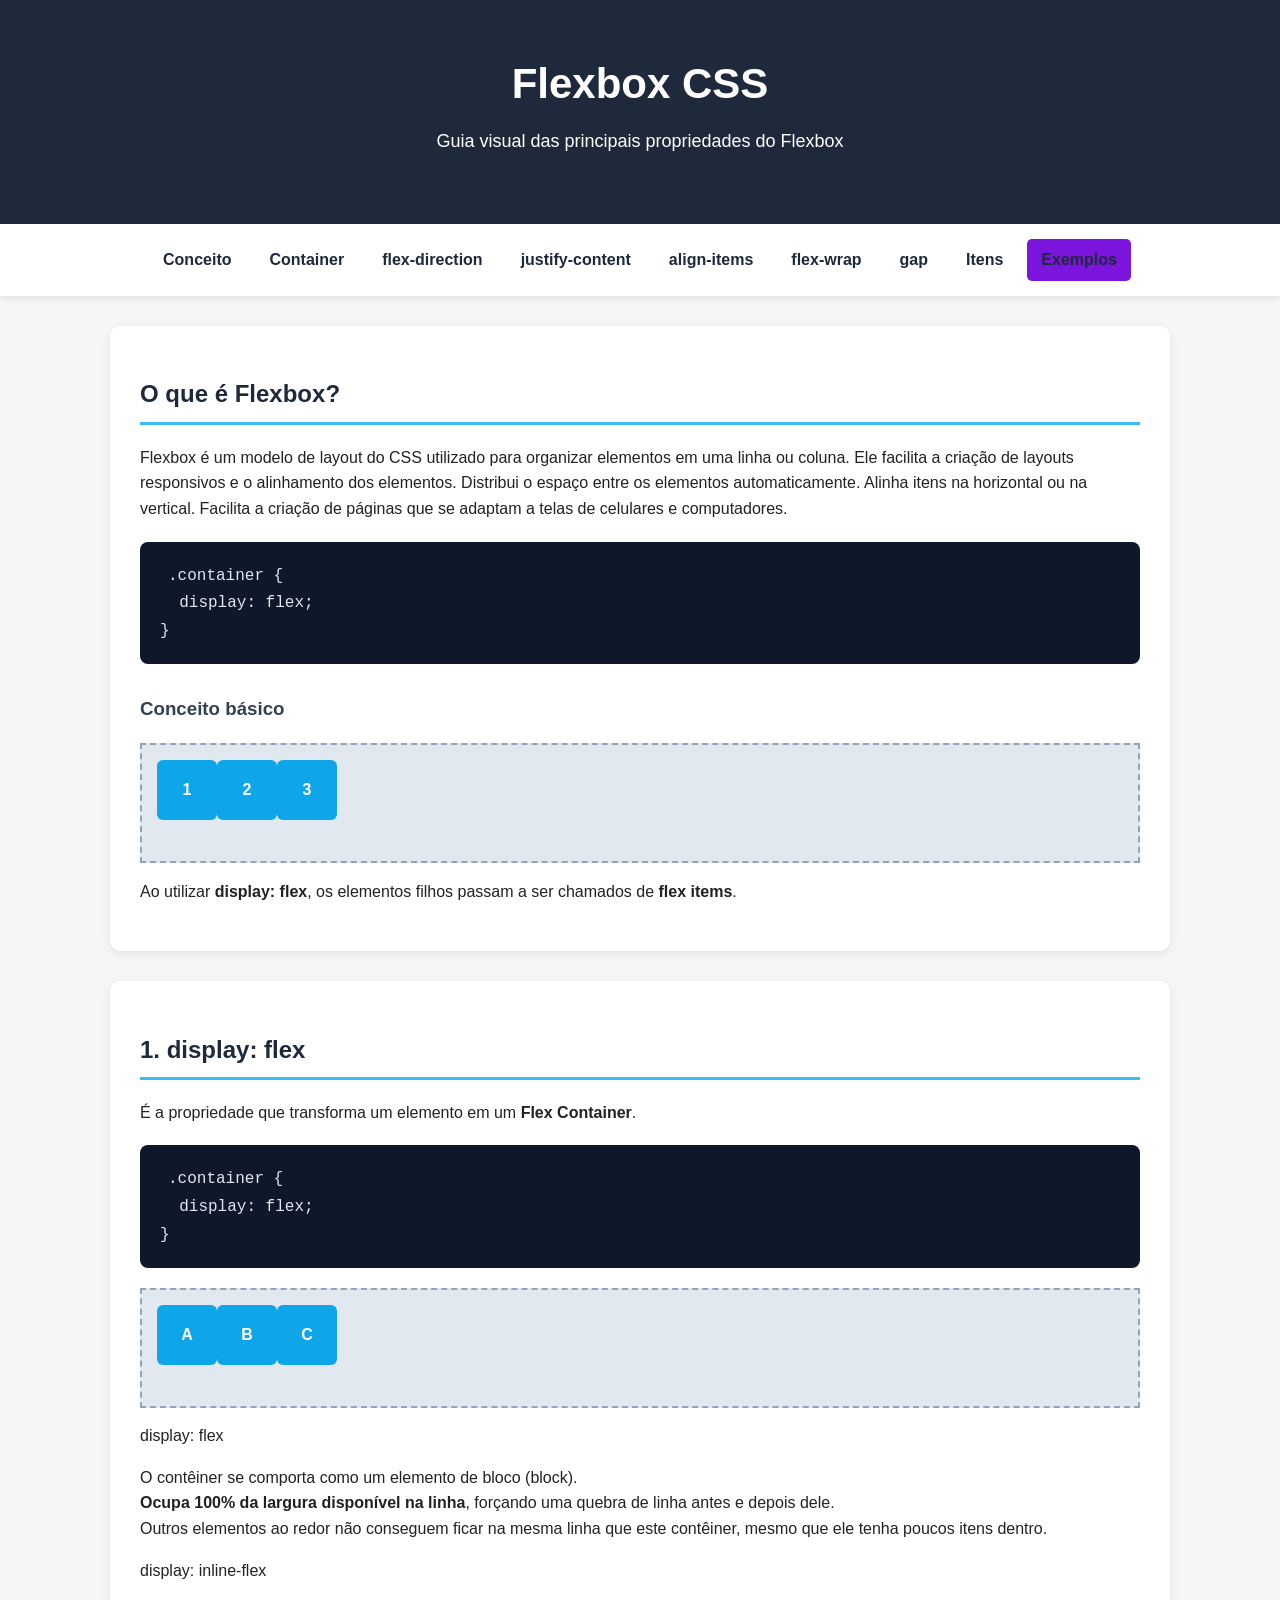
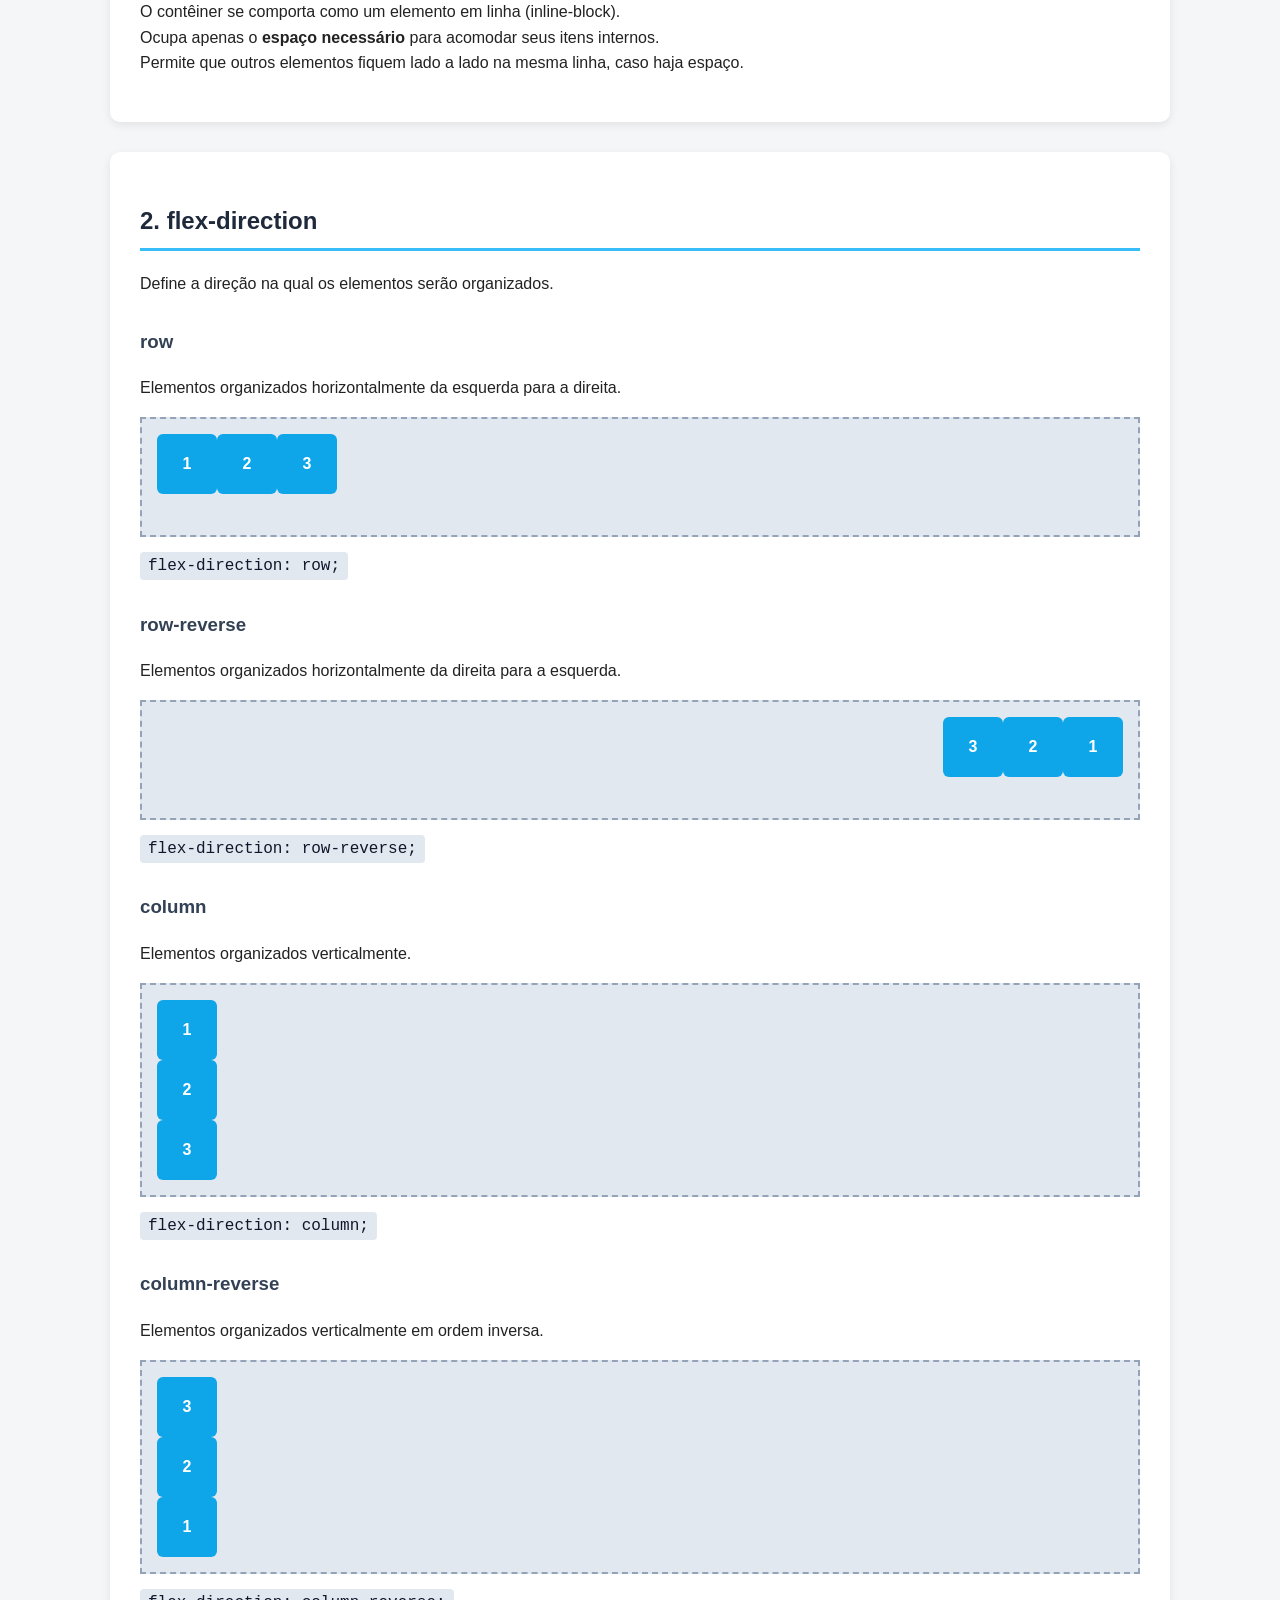
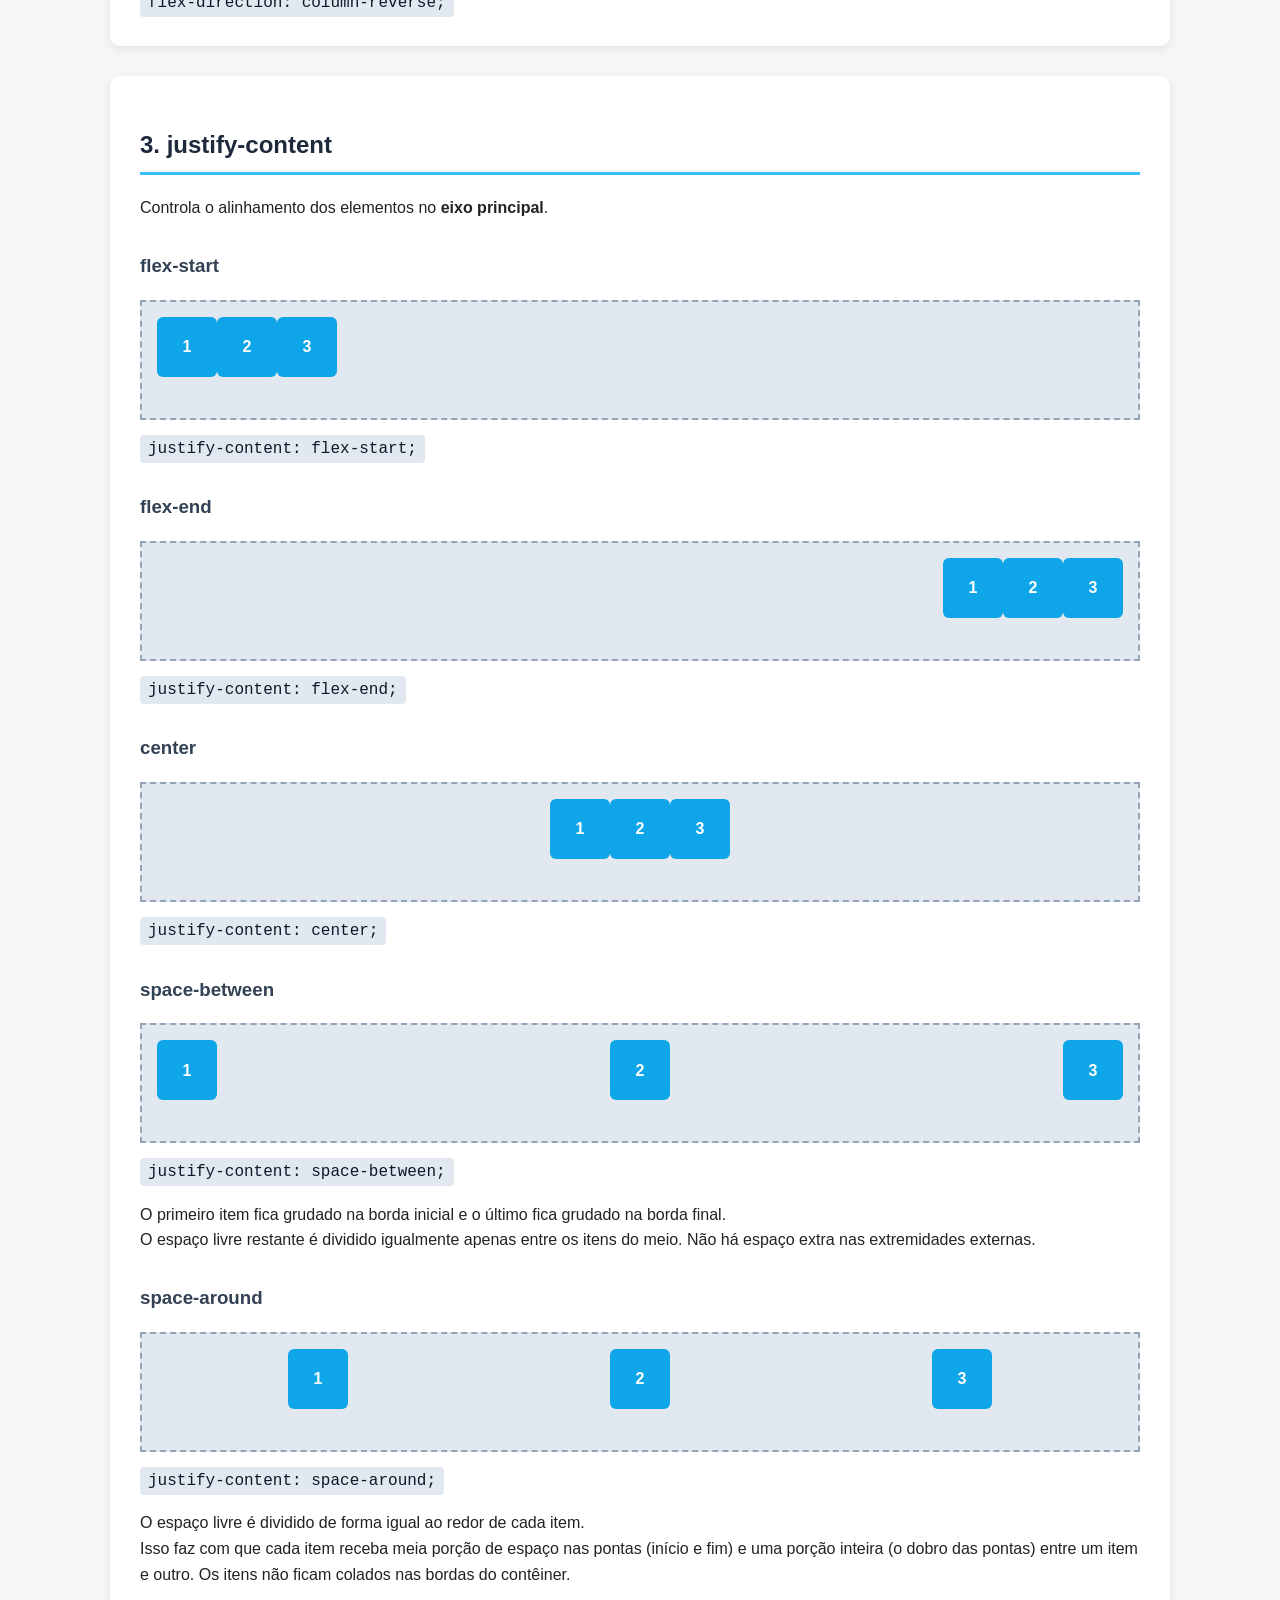
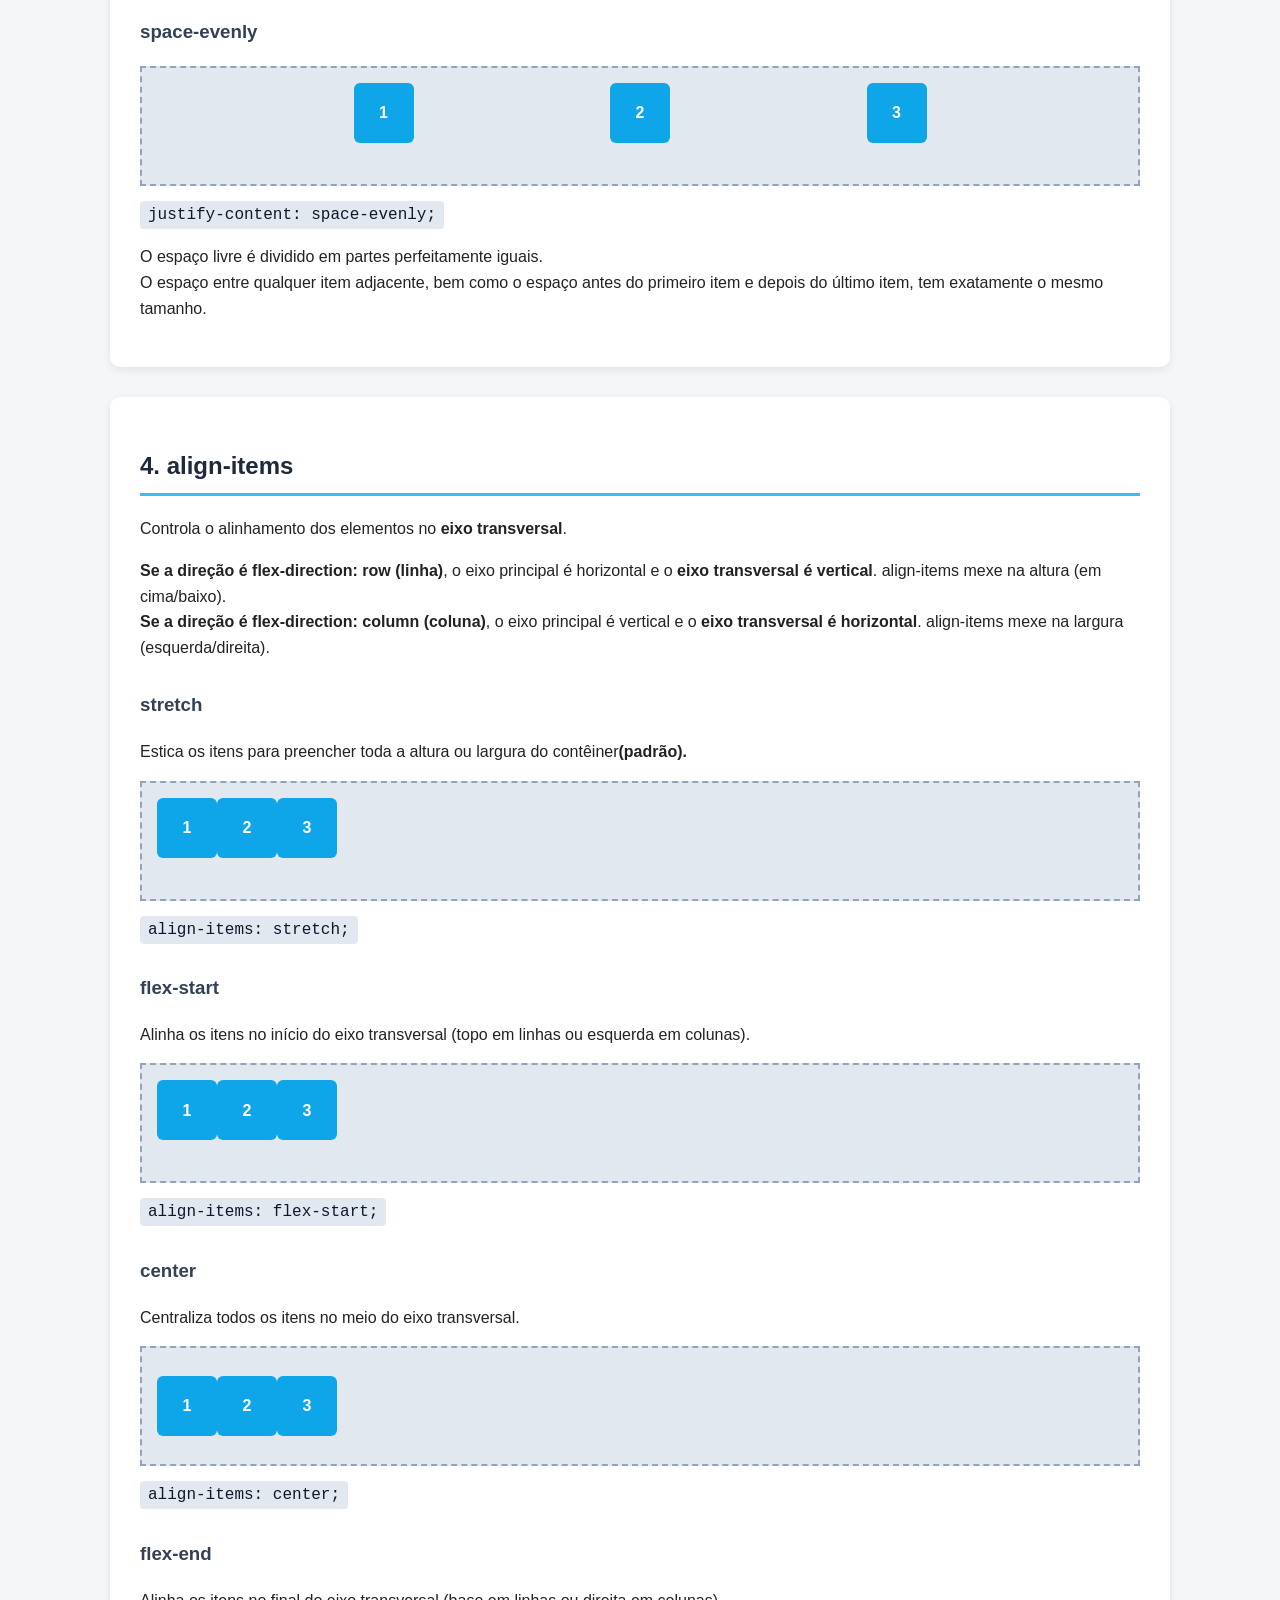
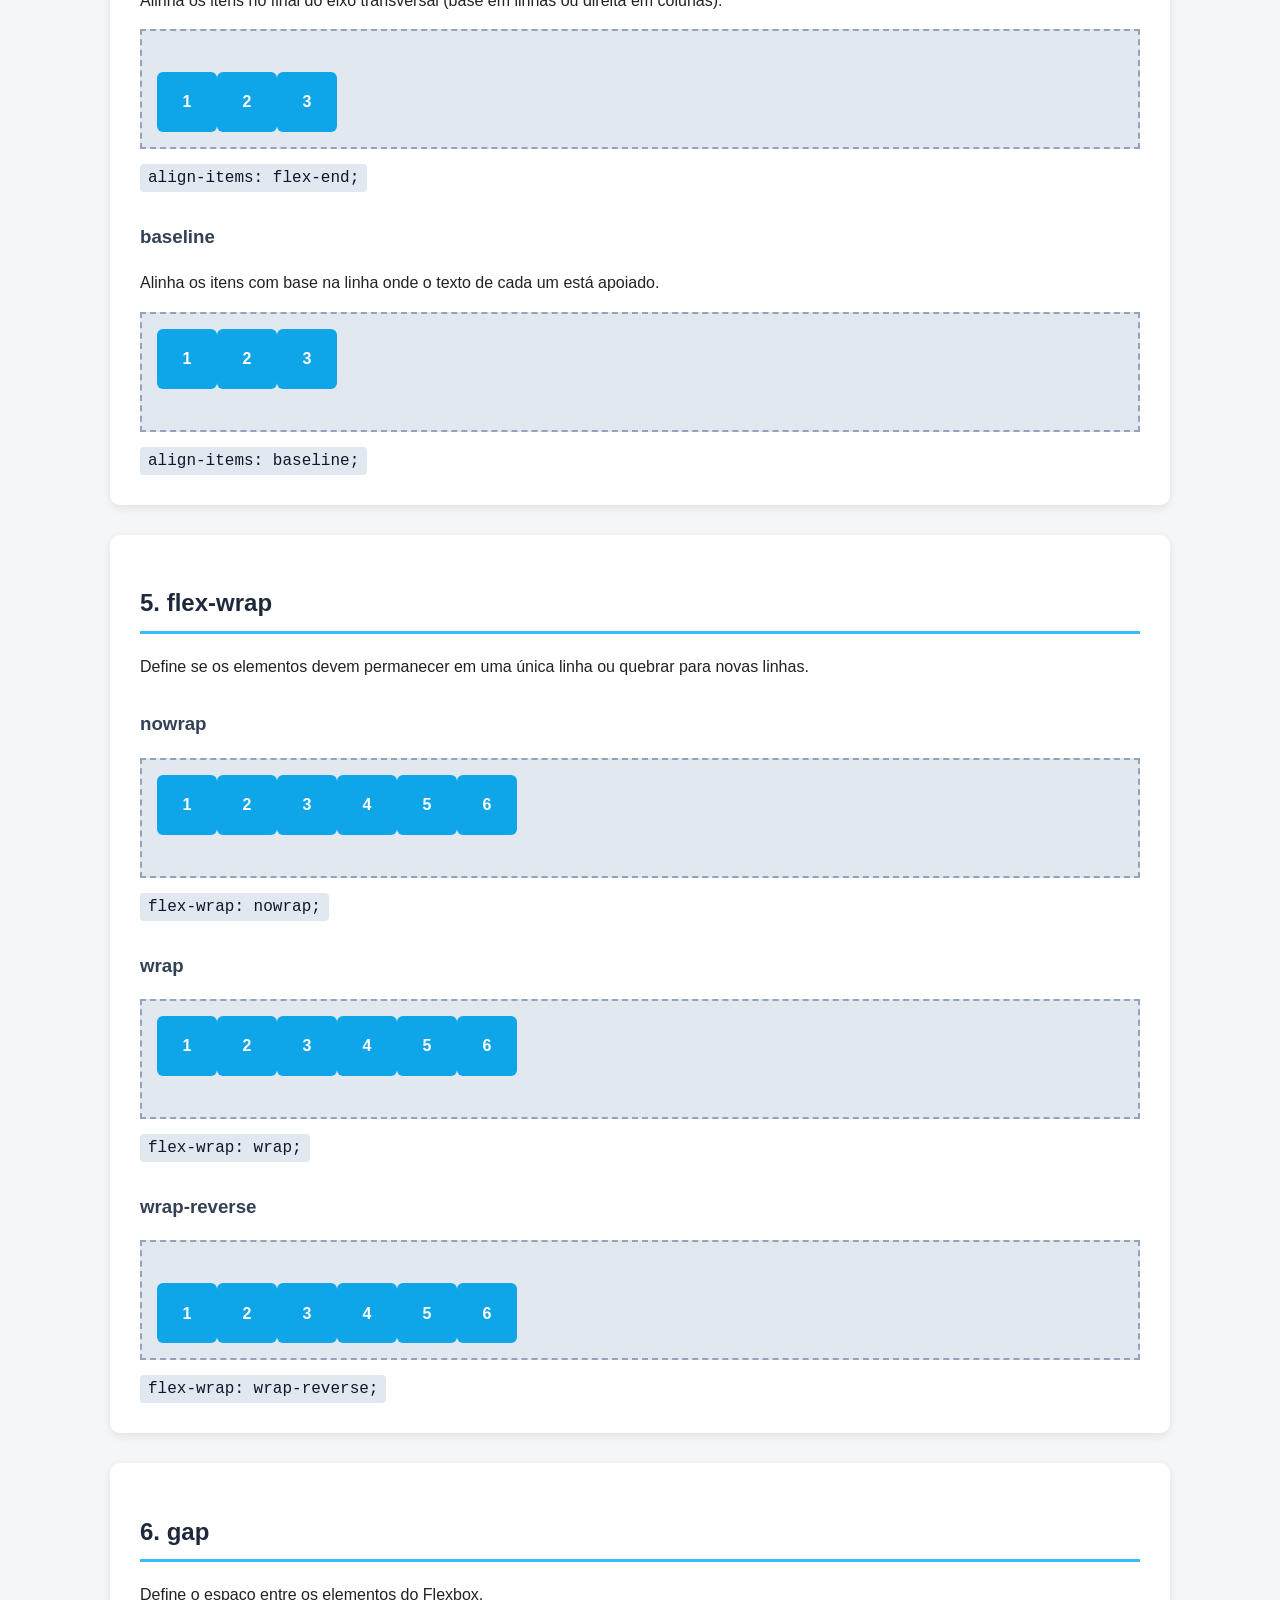
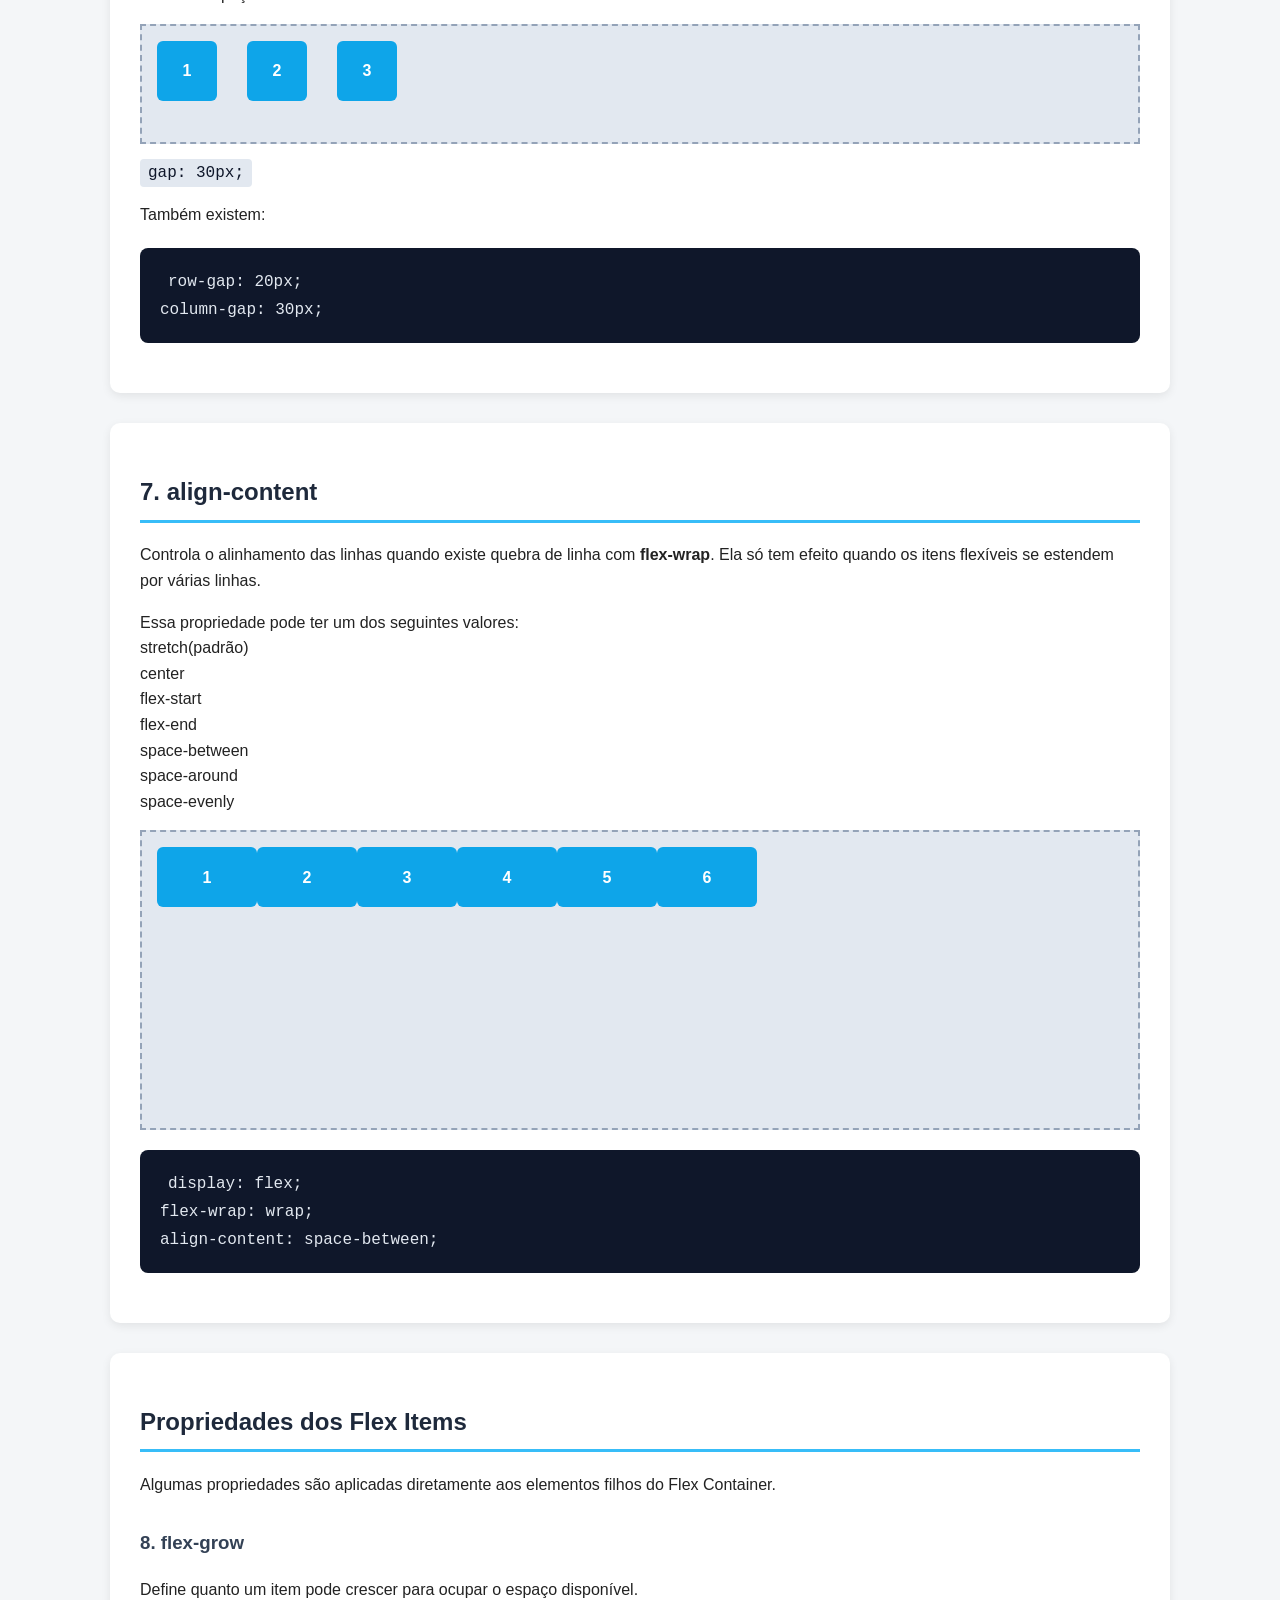
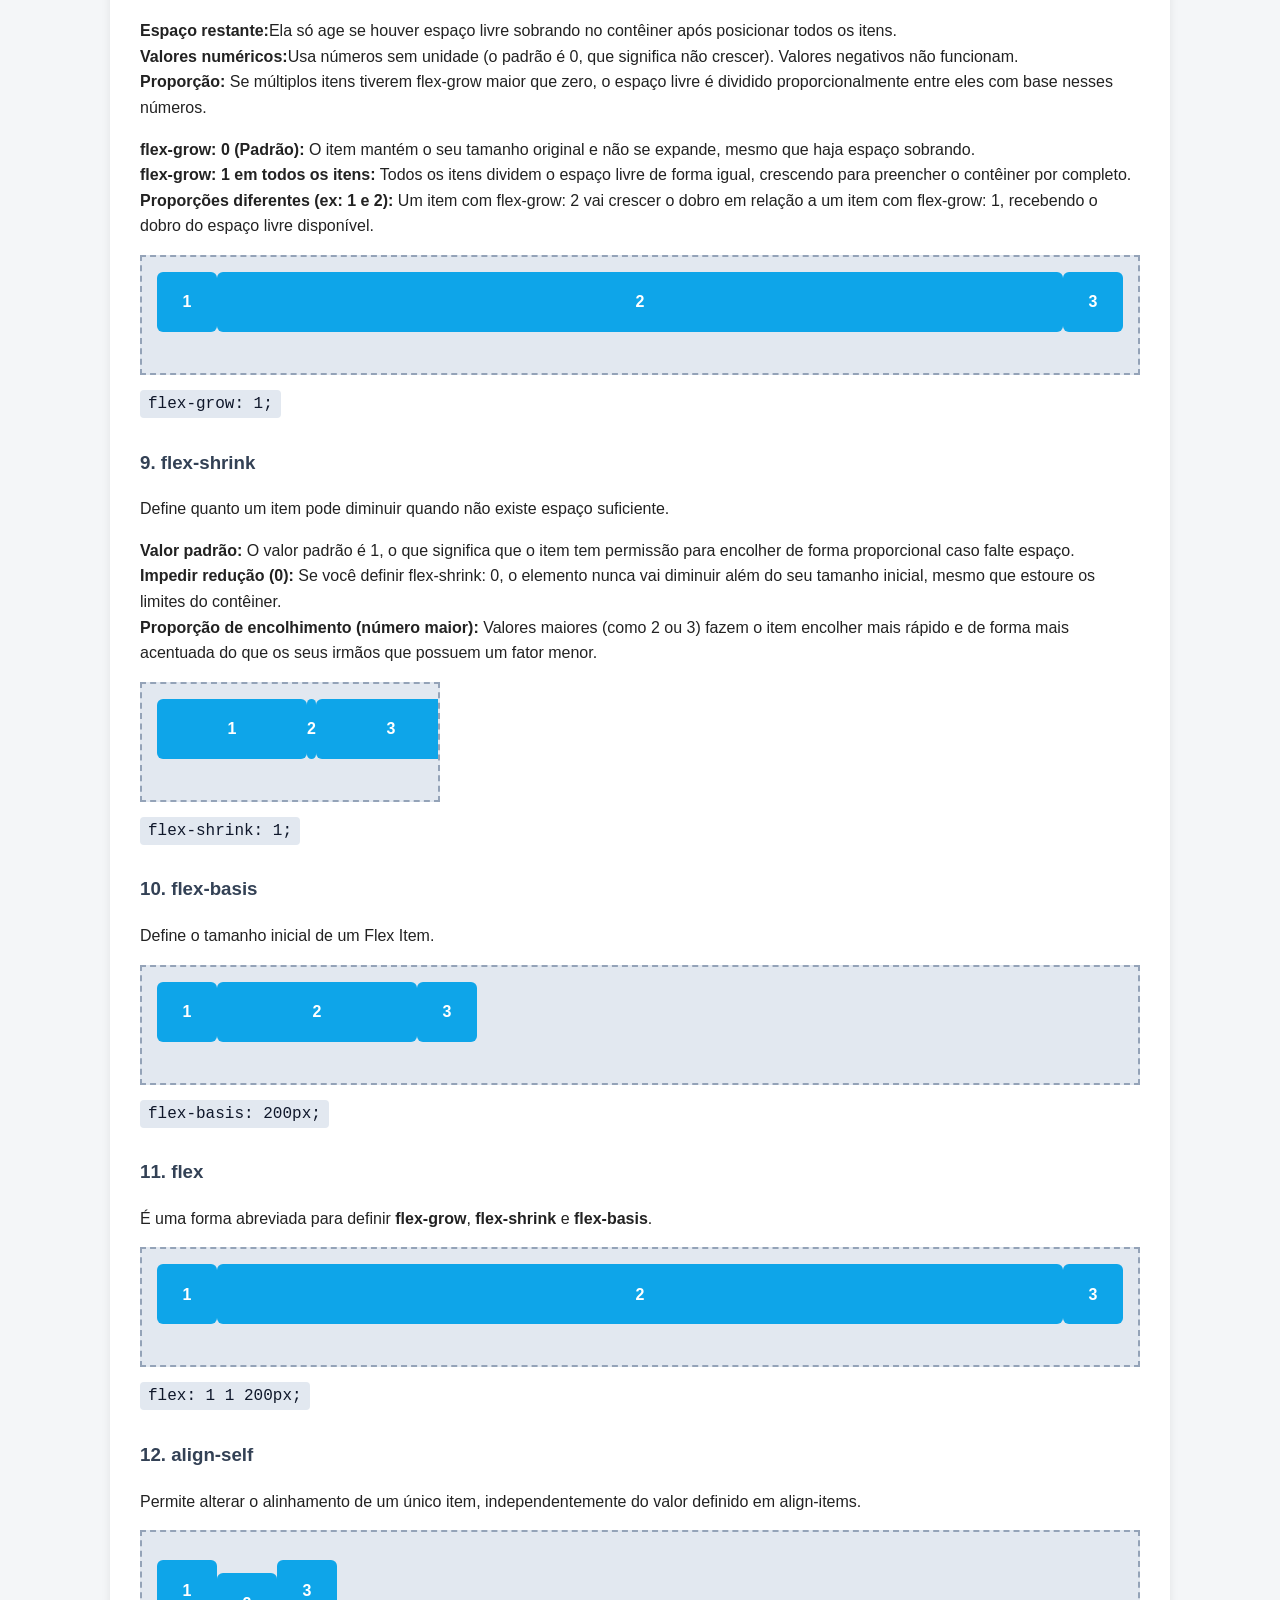
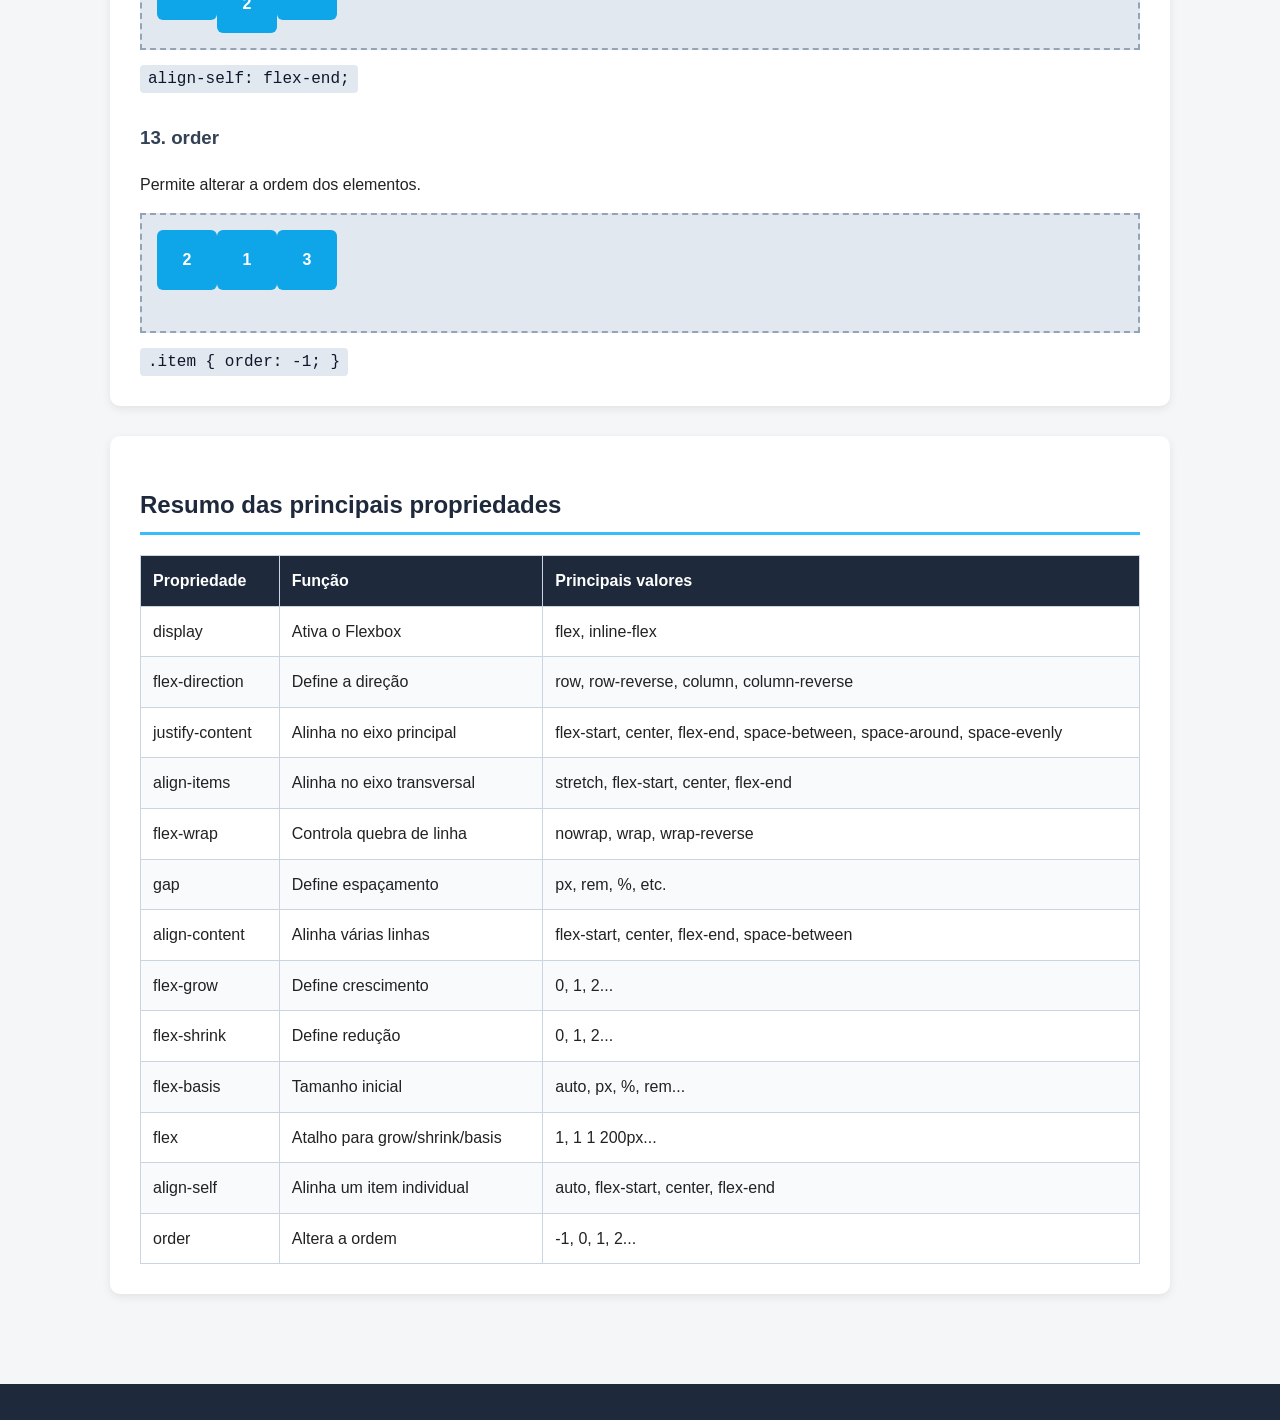
<file: index.html>
<!DOCTYPE html>
<html lang="pt-BR">

<head>
    <meta charset="UTF-8">
    <meta name="viewport" content="width=device-width, initial-scale=1.0">

    <title>Flexbox CSS - Guia Completo</title>

    <link rel="stylesheet" href="style.css">
</head>

<body>

    <header class="cabecalho">
        <h1>Flexbox CSS</h1>
        <p>Guia visual das principais propriedades do Flexbox</p>
    </header>

    <nav class="menu">
        <a href="#conceito">Conceito</a>
        <a href="#container">Container</a>
        <a href="#direcao">flex-direction</a>
        <a href="#justify">justify-content</a>
        <a href="#align">align-items</a>
        <a href="#wrap">flex-wrap</a>
        <a href="#gap">gap</a>
        <a href="#itens">Itens</a>
        <a href="exemplo.html" id="exlink">Exemplos</a>
    </nav>

    <main>

        <!-- CONCEITO -->

        <section id="conceito" class="secao">

            <h2>O que é Flexbox?</h2>

            <p>
                Flexbox é um modelo de layout do CSS utilizado para organizar
                elementos em uma linha ou coluna. Ele facilita a criação de
                layouts responsivos e o alinhamento dos elementos.
                Distribui o espaço entre os elementos automaticamente.
                Alinha itens na horizontal ou na vertical.
                Facilita a criação de páginas que se adaptam a telas de celulares e computadores.
            </p>

            <div class="codigo">
                <code>
                    .container {<br>
                    &nbsp;&nbsp;display: flex;<br>
                    }
                </code>
            </div>

            <h3>Conceito básico</h3>

            <div class="exemplo exemplo-basico">
                <div>1</div>
                <div>2</div>
                <div>3</div>
            </div>

            <p>
                Ao utilizar <strong>display: flex</strong>, os elementos filhos
                passam a ser chamados de <strong>flex items</strong>.
            </p>

        </section>


        <!-- CONTAINER -->

        <section id="container" class="secao">

            <h2>1. display: flex</h2>

            <p>
                É a propriedade que transforma um elemento em um
                <strong>Flex Container</strong>.
            </p>

            <div class="codigo">
                <code>
                    .container {<br>
                    &nbsp;&nbsp;display: flex;<br>
                    }
                </code>
            </div>

            <div class="exemplo display-flex">
                <div>A</div>
                <div>B</div>
                <div>C</div>
            </div>

            <div class="valores">
                <span>display: flex</span>
                <p>O contêiner se comporta como um elemento de bloco (block).<br>
                <strong>Ocupa 100% da largura disponível na linha</strong>, forçando uma quebra de linha antes e depois dele. <br>
                Outros elementos ao redor não conseguem ficar na mesma linha que este contêiner, mesmo que ele tenha poucos itens dentro.</p>
                <span>display: inline-flex</span>
                <p>O contêiner se comporta como um elemento em linha (inline-block). <br>
                Ocupa apenas o <strong>espaço necessário</strong> para acomodar seus itens internos. <br>
                Permite que outros elementos fiquem lado a lado na mesma linha, caso haja espaço.</p>
            </div>

        </section>


        <!-- FLEX DIRECTION -->

        <section id="direcao" class="secao">

            <h2>2. flex-direction</h2>

            <p>
                Define a direção na qual os elementos serão organizados.
            </p>

            <div class="propriedade">

                <h3>row</h3>

                <p>Elementos organizados horizontalmente da esquerda para a direita.</p>

                <div class="exemplo direction-row">
                    <div>1</div>
                    <div>2</div>
                    <div>3</div>
                </div>

                <code>flex-direction: row;</code>

            </div>


            <div class="propriedade">

                <h3>row-reverse</h3>

                <p>Elementos organizados horizontalmente da direita para a esquerda.</p>

                <div class="exemplo direction-row-reverse">
                    <div>1</div>
                    <div>2</div>
                    <div>3</div>
                </div>

                <code>flex-direction: row-reverse;</code>

            </div>


            <div class="propriedade">

                <h3>column</h3>

                <p>Elementos organizados verticalmente.</p>

                <div class="exemplo direction-column">
                    <div>1</div>
                    <div>2</div>
                    <div>3</div>
                </div>

                <code>flex-direction: column;</code>

            </div>


            <div class="propriedade">

                <h3>column-reverse</h3>

                <p>Elementos organizados verticalmente em ordem inversa.</p>

                <div class="exemplo direction-column-reverse">
                    <div>1</div>
                    <div>2</div>
                    <div>3</div>
                </div>

                <code>flex-direction: column-reverse;</code>

            </div>

        </section>


        <!-- JUSTIFY CONTENT -->

        <section id="justify" class="secao">

            <h2>3. justify-content</h2>

            <p>
                Controla o alinhamento dos elementos no
                <strong>eixo principal</strong>.
            </p>


            <h3>flex-start</h3>

            <div class="exemplo justify-start">
                <div>1</div>
                <div>2</div>
                <div>3</div>
            </div>

            <code>justify-content: flex-start;</code>


            <h3>flex-end</h3>

            <div class="exemplo justify-end">
                <div>1</div>
                <div>2</div>
                <div>3</div>
            </div>

            <code>justify-content: flex-end;</code>


            <h3>center</h3>

            <div class="exemplo justify-center">
                <div>1</div>
                <div>2</div>
                <div>3</div>
            </div>

            <code>justify-content: center;</code>


            <h3>space-between</h3>

            <div class="exemplo justify-between">
                <div>1</div>
                <div>2</div>
                <div>3</div>
            </div>

            <code>justify-content: space-between;</code>
            <p>O primeiro item fica grudado na borda inicial e o último fica grudado na borda final. <br>
            O espaço livre restante é dividido igualmente apenas entre os itens do meio. Não há espaço extra nas extremidades externas.</p>


            <h3>space-around</h3>

            <div class="exemplo justify-around">
                <div>1</div>
                <div>2</div>
                <div>3</div>
            </div>

            <code>justify-content: space-around;</code>
            <p>O espaço livre é dividido de forma igual ao redor de cada item. <br>
            Isso faz com que cada item receba meia porção de espaço nas pontas (início e fim) e uma porção inteira (o dobro das pontas) entre um item e outro. Os itens não ficam colados nas bordas do contêiner.</p>

            <h3>space-evenly</h3>

            <div class="exemplo justify-evenly">
                <div>1</div>
                <div>2</div>
                <div>3</div>
            </div>

            <code>justify-content: space-evenly;</code>
            <p>O espaço livre é dividido em partes perfeitamente iguais. <br>
            O espaço entre qualquer item adjacente, bem como o espaço antes do primeiro item e depois do último item, tem exatamente o mesmo tamanho.</p>

        </section>


        <!-- ALIGN ITEMS -->

        <section id="align" class="secao">

            <h2>4. align-items</h2>

            <p>
                Controla o alinhamento dos elementos no
                <strong>eixo transversal</strong>.
            </p>
            <p><strong>Se a direção é flex-direction: row (linha)</strong>, o eixo principal é horizontal e o <strong>eixo transversal é vertical</strong>. align-items mexe na altura (em cima/baixo). <br>
            <strong>Se a direção é flex-direction: column (coluna)</strong>, o eixo principal é vertical e o <strong>eixo transversal é horizontal</strong>. align-items mexe na largura (esquerda/direita).</p>


            <h3>stretch</h3>
            <p>Estica os itens para preencher toda a altura ou largura do contêiner<strong>(padrão).</strong></p>

            <div class="exemplo align-stretch">
                <div>1</div>
                <div>2</div>
                <div>3</div>
            </div>

            <code>align-items: stretch;</code>


            <h3>flex-start</h3>
            <p>Alinha os itens no início do eixo transversal (topo em linhas ou esquerda em colunas).</p>

            <div class="exemplo align-start">
                <div>1</div>
                <div>2</div>
                <div>3</div>
            </div>

            <code>align-items: flex-start;</code>


            <h3>center</h3>
            <p>Centraliza todos os itens no meio do eixo transversal.</p>

            <div class="exemplo align-center">
                <div>1</div>
                <div>2</div>
                <div>3</div>
            </div>

            <code>align-items: center;</code>


            <h3>flex-end</h3>
            <p>Alinha os itens no final do eixo transversal (base em linhas ou direita em colunas).</p>

            <div class="exemplo align-end">
                <div>1</div>
                <div>2</div>
                <div>3</div>
            </div>

            <code>align-items: flex-end;</code>

            <h3>baseline</h3>
            <p>Alinha os itens com base na linha onde o texto de cada um está apoiado.</p>

            <div class="exemplo align-baseline">
                <div>1</div>
                <div>2</div>
                <div>3</div>
            </div>

            <code>align-items: baseline;</code>

        </section>


        <!-- FLEX WRAP -->

        <section id="wrap" class="secao">

            <h2>5. flex-wrap</h2>

            <p>
                Define se os elementos devem permanecer em uma única linha
                ou quebrar para novas linhas.
            </p>


            <h3>nowrap</h3>

            <div class="exemplo wrap-nowrap">
                <div>1</div>
                <div>2</div>
                <div>3</div>
                <div>4</div>
                <div>5</div>
                <div>6</div>
            </div>

            <code>flex-wrap: nowrap;</code>


            <h3>wrap</h3>

            <div class="exemplo wrap-wrap">
                <div>1</div>
                <div>2</div>
                <div>3</div>
                <div>4</div>
                <div>5</div>
                <div>6</div>
            </div>

            <code>flex-wrap: wrap;</code>


            <h3>wrap-reverse</h3>

            <div class="exemplo wrap-reverse">
                <div>1</div>
                <div>2</div>
                <div>3</div>
                <div>4</div>
                <div>5</div>
                <div>6</div>
            </div>

            <code>flex-wrap: wrap-reverse;</code>

        </section>


        <!-- GAP -->

        <section id="gap" class="secao">

            <h2>6. gap</h2>

            <p>
                Define o espaço entre os elementos do Flexbox.
            </p>

            <div class="exemplo gap-example">
                <div>1</div>
                <div>2</div>
                <div>3</div>
            </div>

            <code>gap: 30px;</code>

            <p>
                Também existem:
            </p>

            <div class="codigo">
                <code>
                    row-gap: 20px;<br>
                    column-gap: 30px;
                </code>
            </div>

        </section>


        <!-- ALIGN CONTENT -->

        <section class="secao">

            <h2>7. align-content</h2>

            <p>
                Controla o alinhamento das linhas quando existe
                quebra de linha com <strong>flex-wrap</strong>.
                Ela só tem efeito quando os itens flexíveis se estendem por várias linhas.
            </p>
            <p>
                Essa propriedade pode ter um dos seguintes valores: <br>
                stretch(padrão) <br>
                center<br>
                flex-start<br>
                flex-end<br>
                space-between<br>
                space-around<br>
                space-evenly
            </p>

            <div class="exemplo align-content-example">
                <div>1</div>
                <div>2</div>
                <div>3</div>
                <div>4</div>
                <div>5</div>
                <div>6</div>
            </div>

            <div class="codigo">
                <code>
                    display: flex;<br>
                    flex-wrap: wrap;<br>
                    align-content: space-between;
                </code>
            </div>

        </section>


        <!-- PROPRIEDADES DOS ITENS -->

        <section id="itens" class="secao">

            <h2>Propriedades dos Flex Items</h2>

            <p>
                Algumas propriedades são aplicadas diretamente aos
                elementos filhos do Flex Container.
            </p>


            <h3>8. flex-grow</h3>

            <p>
                Define quanto um item pode crescer para ocupar o espaço disponível.
            </p>

            <p>
            <strong>Espaço restante:</strong>Ela só age se houver espaço livre sobrando no contêiner após posicionar todos os itens. <br>
            <strong>Valores numéricos:</strong>Usa números sem unidade (o padrão é 0, que significa não crescer). Valores negativos não funcionam. <br>
            <strong>Proporção:</strong> Se múltiplos itens tiverem flex-grow maior que zero, o espaço livre é dividido proporcionalmente entre eles com base nesses números.
            </p>

            <p>
            <strong>flex-grow: 0 (Padrão):</strong> O item mantém o seu tamanho original e não se expande, mesmo que haja espaço sobrando. <br>
            <strong>flex-grow: 1 em todos os itens:</strong> Todos os itens dividem o espaço livre de forma igual, crescendo para preencher o contêiner por completo. <br>
            <strong>Proporções diferentes (ex: 1 e 2):</strong> Um item com flex-grow: 2 vai crescer o dobro em relação a um item com flex-grow: 1, recebendo o dobro do espaço livre disponível.
            </p>

            <div class="exemplo grow-example">
                <div>1</div>
                <div class="grow">2</div>
                <div>3</div>
            </div>

            <code>flex-grow: 1;</code>


            <h3>9. flex-shrink</h3>

            <p>
                Define quanto um item pode diminuir quando não existe
                espaço suficiente.
            </p>

            <p>
            <strong>Valor padrão:</strong> O valor padrão é 1, o que significa que o item tem permissão para encolher de forma proporcional caso falte espaço. <br>
            <strong>Impedir redução (0):</strong> Se você definir flex-shrink: 0, o elemento nunca vai diminuir além do seu tamanho inicial, mesmo que estoure os limites do contêiner. <br>
            <strong>Proporção de encolhimento (número maior):</strong> Valores maiores (como 2 ou 3) fazem o item encolher mais rápido e de forma mais acentuada do que os seus irmãos que possuem um fator menor.
            </p>

            <div class="exemplo shrink-example">
                <div>1</div>
                <div class="shrink">2</div>
                <div>3</div>
            </div>

            <code>flex-shrink: 1;</code>


            <h3>10. flex-basis</h3>

            <p>
                Define o tamanho inicial de um Flex Item.
            </p>

            <div class="exemplo basis-example">
                <div>1</div>
                <div class="basis">2</div>
                <div>3</div>
            </div>

            <code>flex-basis: 200px;</code>


            <h3>11. flex</h3>

            <p>
                É uma forma abreviada para definir
                <strong>flex-grow</strong>,
                <strong>flex-shrink</strong> e
                <strong>flex-basis</strong>.
            </p>

            <div class="exemplo flex-example">
                <div>1</div>
                <div class="flex-item">2</div>
                <div>3</div>
            </div>

            <code>flex: 1 1 200px;</code>


            <h3>12. align-self</h3>

            <p>
                Permite alterar o alinhamento de um único item,
                independentemente do valor definido em align-items.
            </p>

            <div class="exemplo self-example">
                <div>1</div>
                <div class="self">2</div>
                <div>3</div>
            </div>

            <code>align-self: flex-end;</code>


            <h3>13. order</h3>

            <p>
                Permite alterar a ordem dos elementos.
            </p>

            <div class="exemplo order-example">
                <div>1</div>
                <div class="order">2</div>
                <div>3</div>
            </div>

            <code>
                .item { order: -1; }
            </code>

        </section>


        <!-- RESUMO -->

        <section class="secao resumo">

            <h2>Resumo das principais propriedades</h2>

            <table>

                <thead>
                    <tr>
                        <th>Propriedade</th>
                        <th>Função</th>
                        <th>Principais valores</th>
                    </tr>
                </thead>

                <tbody>

                    <tr>
                        <td>display</td>
                        <td>Ativa o Flexbox</td>
                        <td>flex, inline-flex</td>
                    </tr>

                    <tr>
                        <td>flex-direction</td>
                        <td>Define a direção</td>
                        <td>row, row-reverse, column, column-reverse</td>
                    </tr>

                    <tr>
                        <td>justify-content</td>
                        <td>Alinha no eixo principal</td>
                        <td>flex-start, center, flex-end, space-between, space-around, space-evenly</td>
                    </tr>

                    <tr>
                        <td>align-items</td>
                        <td>Alinha no eixo transversal</td>
                        <td>stretch, flex-start, center, flex-end</td>
                    </tr>

                    <tr>
                        <td>flex-wrap</td>
                        <td>Controla quebra de linha</td>
                        <td>nowrap, wrap, wrap-reverse</td>
                    </tr>

                    <tr>
                        <td>gap</td>
                        <td>Define espaçamento</td>
                        <td>px, rem, %, etc.</td>
                    </tr>

                    <tr>
                        <td>align-content</td>
                        <td>Alinha várias linhas</td>
                        <td>flex-start, center, flex-end, space-between</td>
                    </tr>

                    <tr>
                        <td>flex-grow</td>
                        <td>Define crescimento</td>
                        <td>0, 1, 2...</td>
                    </tr>

                    <tr>
                        <td>flex-shrink</td>
                        <td>Define redução</td>
                        <td>0, 1, 2...</td>
                    </tr>

                    <tr>
                        <td>flex-basis</td>
                        <td>Tamanho inicial</td>
                        <td>auto, px, %, rem...</td>
                    </tr>

                    <tr>
                        <td>flex</td>
                        <td>Atalho para grow/shrink/basis</td>
                        <td>1, 1 1 200px...</td>
                    </tr>

                    <tr>
                        <td>align-self</td>
                        <td>Alinha um item individual</td>
                        <td>auto, flex-start, center, flex-end</td>
                    </tr>

                    <tr>
                        <td>order</td>
                        <td>Altera a ordem</td>
                        <td>-1, 0, 1, 2...</td>
                    </tr>

                </tbody>

            </table>

        </section>

    </main>


    <footer>

        <p>
            Guia de Flexbox CSS — Material didático
        </p>

    </footer>

</body>

</html>
</file>
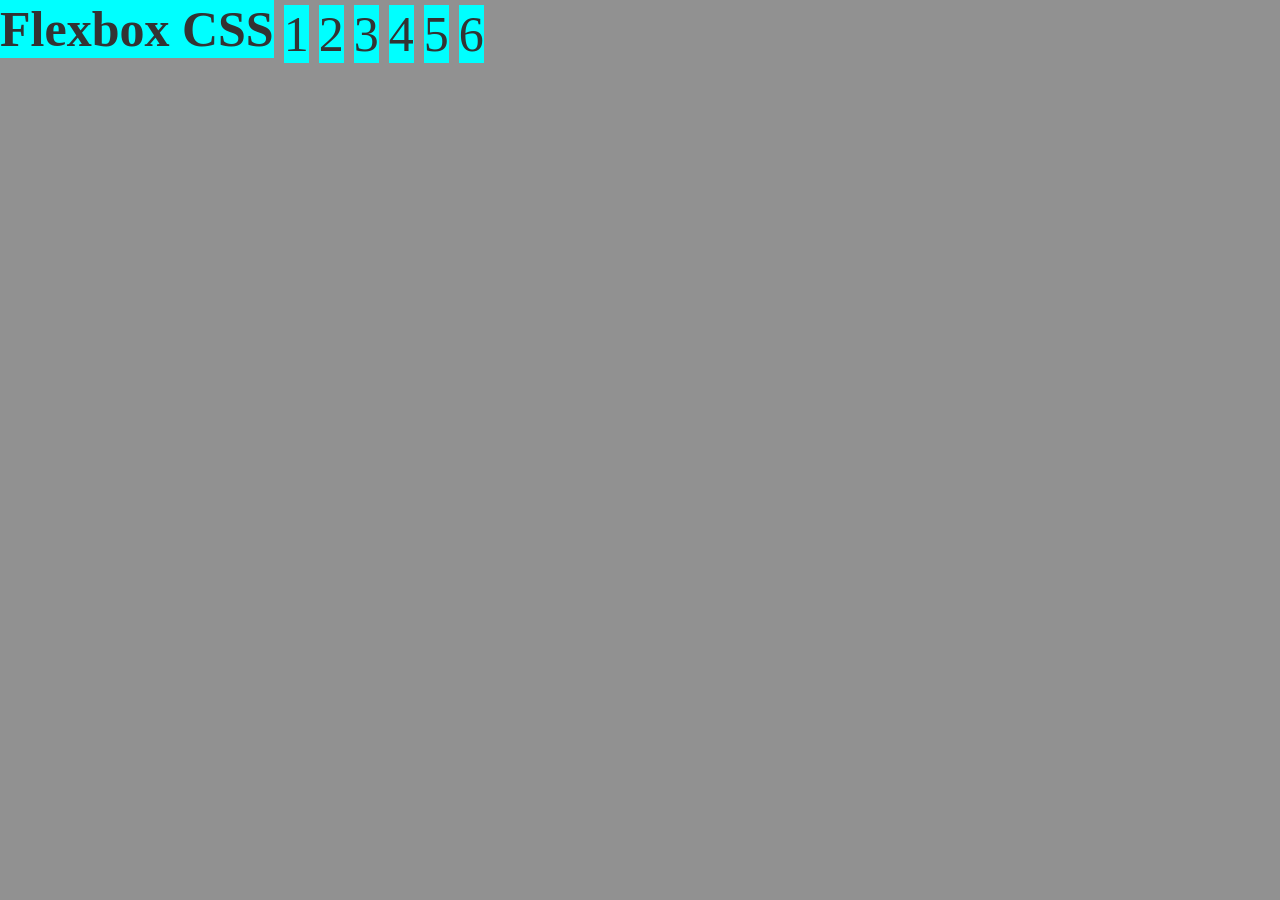
<file: exemplo.html>
<!DOCTYPE html>
<html lang="en">
<head>
    <meta charset="UTF-8">
    <meta name="viewport" content="width=device-width, initial-scale=1.0">
    <title>Utilização de Flexbox</title>
     <link rel="stylesheet" href="exemplo.css">
</head>
<body>
    <header class="header"> 
        <h1>Flexbox CSS</h1>
        <p>1</p>
        <p>2</p>
        <p>3</p>
        <p>4</p>
        <p class="">5</p>
        <p class="">6</p>

    </header>
    <nav>





    </nav>
    <main>





    </main>

    <footer>





    </footer>
</body>

</html>
</file>
<file: style.css>
/* =========================
   CONFIGURAÇÕES GERAIS
========================= */

* {
    box-sizing: border-box;
}

html {
    scroll-behavior: smooth;
}

body {
    margin: 0;
    font-family: Arial, Helvetica, sans-serif;
    background-color: #f4f6f8;
    color: #222;
    line-height: 1.6;
}


/* =========================
   CABEÇALHO
========================= */

.cabecalho {
    background-color: #1e293b;
    color: white;
    text-align: center;
    padding: 50px 20px;
}

.cabecalho h1 {
    margin: 0;
    font-size: 42px;
}

.cabecalho p {
    margin-top: 10px;
    font-size: 18px;
}


/* =========================
   MENU
========================= */

.menu {
    display: flex;
    justify-content: center;
    flex-wrap: wrap;
    gap: 10px;

    background-color: white;
    padding: 15px;

    position: sticky;
    top: 0;

    box-shadow: 0 2px 8px rgba(0, 0, 0, 0.1);

    z-index: 10;
}

.menu a {
    text-decoration: none;
    color: #1e293b;
    font-weight: bold;

    padding: 8px 14px;
    border-radius: 5px;
}

.menu a:hover {
    background-color: #e2e8f0;
}


/* =========================
   CONTEÚDO
========================= */

main {
    max-width: 1100px;
    margin: auto;
    padding: 30px 20px;
}

.secao {
    background-color: white;

    margin-bottom: 30px;
    padding: 30px;

    border-radius: 10px;

    box-shadow: 0 3px 10px rgba(0, 0, 0, 0.08);
}

.secao h2 {
    color: #1e293b;
    border-bottom: 3px solid #38bdf8;
    padding-bottom: 8px;
}

.secao h3 {
    margin-top: 30px;
    color: #334155;
}


/* =========================
   CÓDIGO
========================= */

.codigo {
    background-color: #0f172a;
    color: #e2e8f0;

    padding: 20px;
    border-radius: 8px;

    margin: 20px 0;

    overflow-x: auto;
}

code {
    background-color: #e2e8f0;
    color: #0f172a;

    padding: 5px 8px;

    border-radius: 4px;

    font-family: Consolas, monospace;
}

.codigo code {
    background-color: transparent;
    color: #e2e8f0;
}


/* =========================
   ÁREA DOS EXEMPLOS
========================= */

.exemplo {
    display: flex;

    width: 100%;
    min-height: 120px;

    padding: 15px;

    margin: 15px 0;

    background-color: #e2e8f0;

    border: 2px dashed #94a3b8;

    overflow: hidden;
}

.exemplo > div {
    width: 60px;
    height: 60px;

    display: flex;
    justify-content: center;
    align-items: center;

    background-color: #0ea5e9;
    color: white;

    font-weight: bold;

    border-radius: 6px;

    flex-shrink: 0;
}


/* =========================
   DISPLAY
========================= */

.display-flex {
    display: flex;
}


/* =========================
   FLEX-DIRECTION
========================= */

.direction-row {
    flex-direction: row;
}

.direction-row-reverse {
    flex-direction: row-reverse;
}

.direction-column {
    flex-direction: column;
}

.direction-column-reverse {
    flex-direction: column-reverse;
}


/* =========================
   JUSTIFY-CONTENT
========================= */

.justify-start {
    justify-content: flex-start;
}

.justify-end {
    justify-content: flex-end;
}

.justify-center {
    justify-content: center;
}

.justify-between {
    justify-content: space-between;
}

.justify-around {
    justify-content: space-around;
}

.justify-evenly {
    justify-content: space-evenly;
}


/* =========================
   ALIGN-ITEMS
========================= */

.align-stretch {
    align-items: stretch;
}

.align-start {
    align-items: flex-start;
}

.align-center {
    align-items: center;
}

.align-end {
    align-items: flex-end;
}

.align-baseline {
    align-items: baseline;
}


/* =========================
   FLEX-WRAP
========================= */

.wrap-nowrap {
    flex-wrap: nowrap;
}

.wrap-wrap {
    flex-wrap: wrap;
}

.wrap-reverse {
    flex-wrap: wrap-reverse;
}


/* =========================
   GAP
========================= */

.gap-example {
    gap: 30px;
}


/* =========================
   ALIGN-CONTENT
========================= */

.align-content-example {
    flex-wrap: wrap;
    align-content: space-between;

    height: 300px;
}

.align-content-example div {
    width: 100px;
}


/* =========================
   FLEX-GROW
========================= */

.grow-example .grow {
    flex-grow: 1;
}


/* =========================
   FLEX-SHRINK
========================= */

.shrink-example {
    width: 300px;
}

.shrink-example div {
    width: 150px;
}

.shrink-example .shrink {
    flex-shrink: 1;
}


/* =========================
   FLEX-BASIS
========================= */

.basis-example .basis {
    flex-basis: 200px;
}


/* =========================
   FLEX
========================= */

.flex-example .flex-item {
    flex: 1 1 200px;
}


/* =========================
   ALIGN-SELF
========================= */

.self-example {
    align-items: center;
}

.self-example .self {
    align-self: flex-end;
}


/* =========================
   ORDER
========================= */

.order-example .order {
    order: -1;
}


/* =========================
   RESUMO
========================= */

.resumo {
    overflow-x: auto;
}

table {
    width: 100%;
    border-collapse: collapse;

    margin-top: 20px;
}

th,
td {
    border: 1px solid #cbd5e1;

    padding: 12px;

    text-align: left;
}

th {
    background-color: #1e293b;
    color: white;
}

tr:nth-child(even) {
    background-color: #f8fafc;
}


/* =========================
   RODAPÉ
========================= */

footer {
    background-color: #1e293b;

    color: white;

    text-align: center;

    padding: 25px;

    margin-top: 30px;
}


/* =========================
   RESPONSIVIDADE
========================= */

@media (max-width: 700px) {

    .cabecalho h1 {
        font-size: 32px;
    }

    .secao {
        padding: 20px;
    }

    .menu {
        justify-content: flex-start;
    }

    .exemplo {
        overflow-x: auto;
    }

}
#exlink {
    background-color: rgb(123, 20, 220);
}
</file>
<file: exemplo.css>
*{
    margin: 0;
    padding: 0;
    background-color: #919191;
}

h1 {
    background-color: aqua;
    color: #333;
    font-size: 50px;
    text-align: center;
    margin-bottom: 10px;
}
p {
    background-color: aqua;
    color: #333;

    text-align: center;
    font-size: 50px;

    display: flex;
    justify-content: center;
    align-items: center;
}

.header {
    display: flex;
    flex-direction: row;
    justify-content: flex-start;
    align-items: center;
    flex-wrap: wrap;
    gap: 10px;
    align-content: space-between;
    height: 500px;

}
</file>
